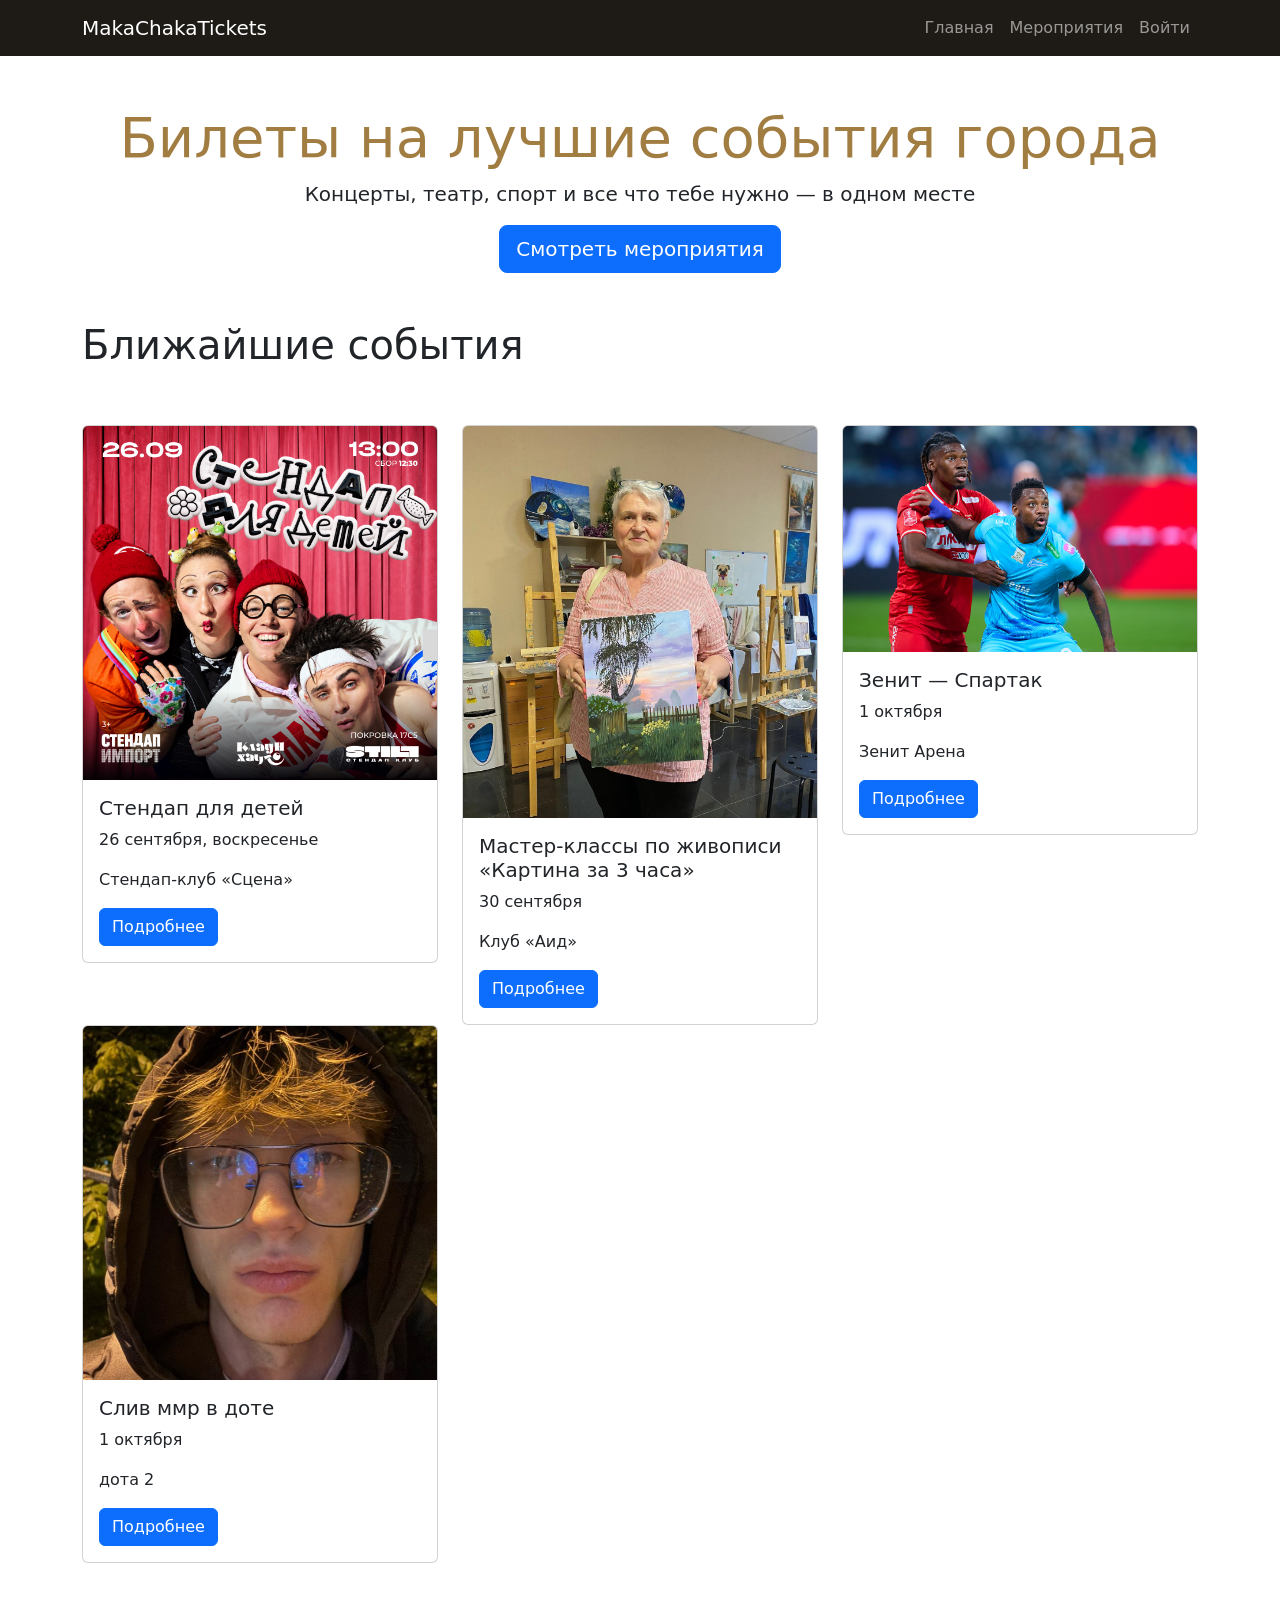
<file: J3214/Макар Чекалин/lab1/index.html>
<!DOCTYPE html>
<html lang="ru">
<head>
  <meta charset="UTF-8"> <!-- что бы русский нормально читался -->
  <meta name="viewport" content="width=device-width, initial-scale=1.0"> <!-- чтобы на телефонах сайт не был маленьким -->
  <title>MakaChakaTickets - лучшие билеты на мероприятия</title>

    <link href="https://cdn.jsdelivr.net/npm/bootstrap@5.3.3/dist/css/bootstrap.min.css" rel="stylesheet">
    <link href="css/style.css" rel="stylesheet"> <!-- подключаем наш css-->
</head>
<body>
<nav class="navbar navbar-expand-lg navbar-dark bg-dark"> <!-- поисковое меню(темное) -->
  <div class="container">
    <a class="navbar-brand" href="index.html">MakaChakaTickets</a>

    <button class="navbar-toggler" type="button" data-bs-toggle="collapse" data-bs-target="#navMenu">
      <span class="navbar-toggler-icon"></span>
    </button>

    <div class="collapse navbar-collapse" id="navMenu">
      <ul class="navbar-nav ms-auto">
        <li class="nav-item"><a class="nav-link" href="index.html">Главная</a></li>
        <li class="nav-item"><a class="nav-link" href="events.html">Мероприятия</a></li>
        <li class="nav-item"><a class="nav-link" href="login.html">Войти</a></li>
      </ul>
    </div>
  </div>
</nav>
<header class="text-center py-5">
  <div class="container">
    <h1 class="display-4 first_title">Билеты на лучшие события города</h1>
    <p class="lead">Концерты, театр, спорт и все что тебе нужно — в одном месте</p>
    <a href="events.html" class="btn btn-primary btn-lg">Смотреть мероприятия</a>
  </div>
</header>
  <div class="container">
    <h2 class="display-6">Ближайшие события</h2>
</div>

<div class="container py-5">
  <div class="row" id="events-grid"></div>
</div>

<script src="js/events-data.js"></script>
<script src="js/main.js"></script>
</body>
</html>
</file>
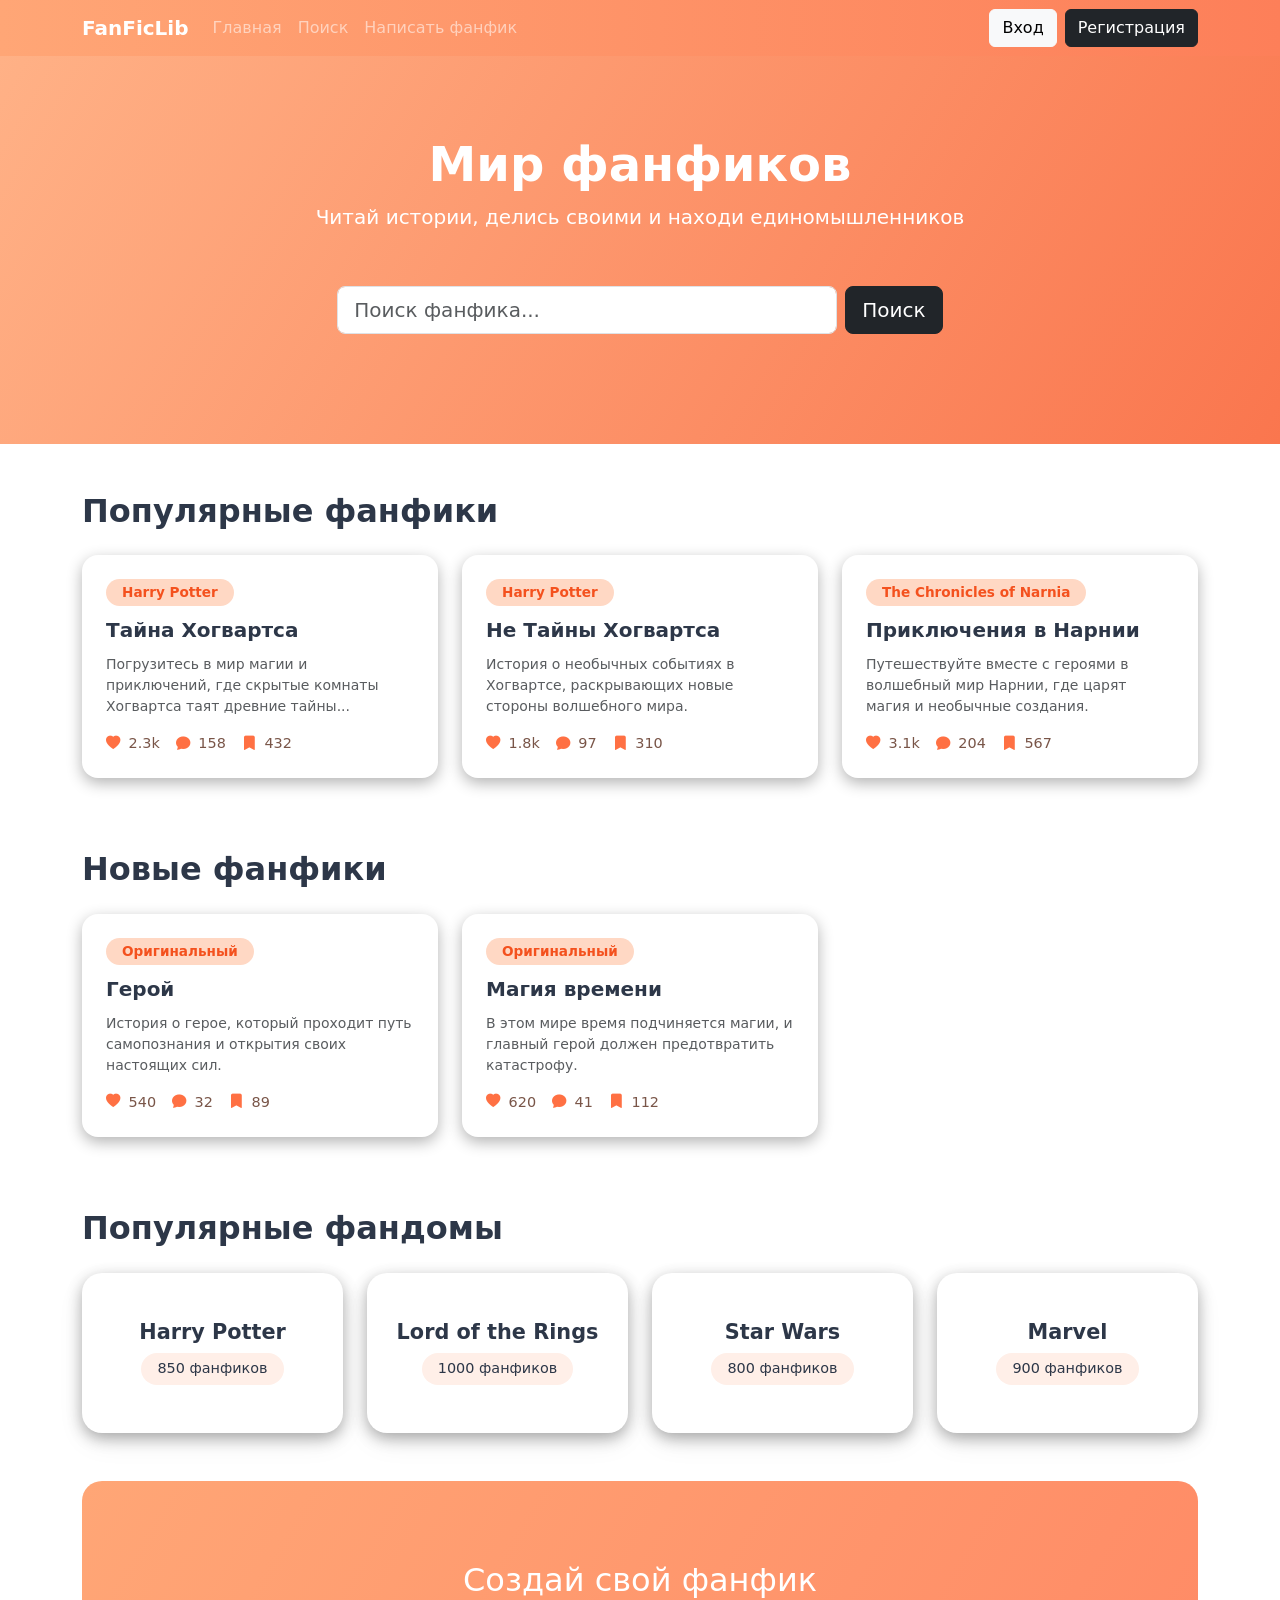
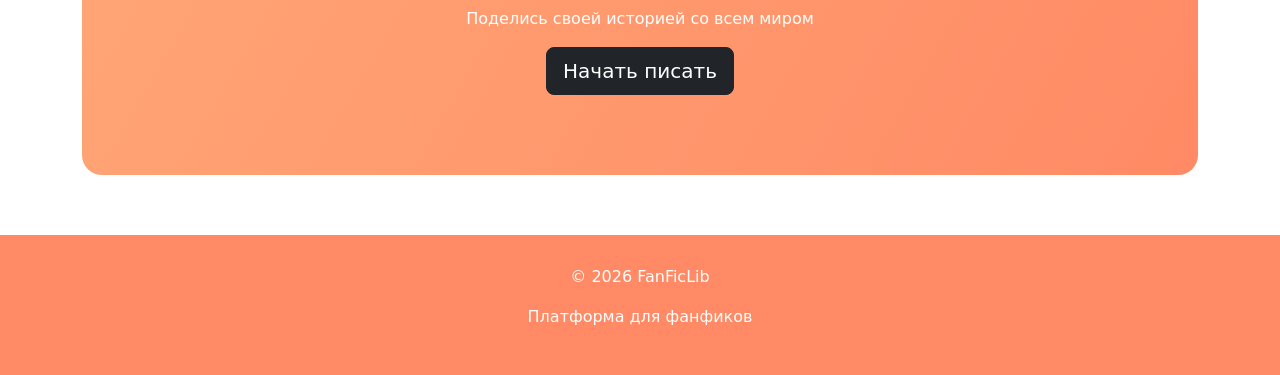
<file: J3210/Kapustina_Yuliya/labs/lab1/index.html>
<!DOCTYPE html>
<html lang="ru">

<head>
    <meta charset="UTF-8">
    <meta name="viewport" content="width=device-width, initial-scale=1">
    <title>FanFicLib</title>
    <link href="https://cdn.jsdelivr.net/npm/bootstrap@5.3.2/dist/css/bootstrap.min.css" rel="stylesheet">
    <link rel="stylesheet" href="https://cdn.jsdelivr.net/npm/bootstrap-icons@1.11.3/font/bootstrap-icons.min.css">
    <style>
        body {
            background: white;
        }

        .navbar {
            background: linear-gradient(90deg, #ffa676, #fd7f59);
        }

        .hero {
            background: linear-gradient(120deg, #ffb186, #fa764e);
            color: white;
            padding: 80px 0;
            text-align: center;
        }

        .hero-rounded {
            background: linear-gradient(120deg, #ffa676, #ff8a65);
            color: white;
            padding: 80px 0;
            text-align: center;
            border-radius: 20px;
            overflow: hidden;
        }

        .hero h1 {
            font-size: 48px;
            font-weight: 700;
        }

        .section-title {
            font-weight: 700;
            margin-bottom: 25px;
            color: #2d3748;
        }

        .card {
            border: none;
            box-shadow: 0 5px 15px rgba(0, 0, 0, 0.3);
            transition: 0.3s;
            border-radius: 16px;
            overflow: hidden;
        }

        .card:hover {
            transform: translateY(-5px);
            box-shadow: 0 12px 25px rgba(253, 121, 68, 0.25);
        }

        .card-body {
            padding: 1.5rem;
        }

        .card h5 {
            font-weight: 700;
            color: #2d3748;
            margin-bottom: 0.75rem;
        }
        
        .search {
            padding: 30px 30px;
        }

        .fandom-tag {
            display: inline-block;
            background: #ffd8c4;
            color: #f4511e;
            padding: 0.2rem 1rem;
            border-radius: 30px;
            font-size: 0.85rem;
            font-weight: 600;
            margin-bottom: 0.75rem;
        }

        .fic-meta {
            display: flex;
            gap: 1rem;
            margin-top: 1rem;
            color: #795548;
            font-size: 0.9rem;
        }

        .fic-meta i {
            color: #ff7043;
            margin-right: 0.25rem;
        }

        .category-box {
            background: white;
            padding: 25px 20px;
            border-radius: 20px;
            text-align: center;
            box-shadow: 0 10px 30px -5px rgba(0, 0, 0, 0.1), 0 5px 15px rgba(0, 0, 0, 0.3);
            display: flex;
            flex-direction: column;
            justify-content: center;
            height: 160px;
            transition: 0.3s;
            border: 1px solid transparent;
        }

        .category-box:hover {
            transform: translateY(-5px);
            border-color: #ff8a65;
            box-shadow: 0 12px 25px rgba(253, 121, 68, 0.25);
        }

        .category-box h5 {
            font-size: 1.3rem;
            font-weight: 700;
            color: #2d3748;
            margin-bottom: 0.5rem;
        }

        .category-box .count {
            background: #ffefe8;
            color: #2d3748;
            padding: 0.3rem 1rem;
            border-radius: 30px;
            display: inline-block;
            max-width: fit-content;
            margin: 0 auto; 
            justify-content: center;
            font-size: 0.9rem;
        }


        .btn-main {
            background: #ff7043;
            color: white;
        }

        .btn-main:hover {
            background: #f4511e;
        }

        .footer {
            background: #ff8a65;
            color: white;
            padding: 30px;
            margin-top: 60px;
        }
    </style>
</head>

<body>

    <nav class="navbar navbar-expand-lg navbar-dark">
        <div class="container">
            <a class="navbar-brand fw-bold" href="#">FanFicLib</a>
            <button class="navbar-toggler" data-bs-toggle="collapse" data-bs-target="#nav">
                <span class="navbar-toggler-icon"></span>
            </button>
            <div class="collapse navbar-collapse" id="nav">
                <ul class="navbar-nav me-auto">
                    <li class="nav-item"><a class="nav-link" href="#">Главная</a></li>
                    <li class="nav-item"><a class="nav-link" href="search.html">Поиск</a></li>
                    <li class="nav-item"><a class="nav-link" href="write.html">Написать фанфик</a></li>
                </ul>
                <a class="btn btn-light me-2" href="login.html">Вход</a>
                <a class="btn btn-dark" href="register.html">Регистрация</a>
            </div>
        </div>
    </nav>

    <section class="hero">
        <div class="container">
            <h1>Мир фанфиков</h1>
            <p class="lead">Читай истории, делись своими и находи единомышленников</p>
            <div class="d-flex justify-content-center mt-4 gap-2 search">
                <input id="search-input" class="form-control form-control-lg" style="max-width:500px;"
                    placeholder="Поиск фанфика...">
                <button id="search-btn" class="btn btn-dark btn-lg">Поиск</button>
            </div>
        </div>
    </section>

    <div class="container mt-5">

        <h2 class="section-title">Популярные фанфики</h2>
        <div id="popular-fics" class="row">
            <div class="col-md-4 mb-4">
                <a href="fic.html" class="text-decoration-none text-dark">
                    <div class="card h-100">
                        <div class="card-body">
                            <span class="fandom-tag"><i class="bi bi-wand"></i> Harry Potter</span>
                            <h5>Тайна Хогвартса</h5>
                            <p class="text-muted small">
                                Погрузитесь в мир магии и приключений, где скрытые комнаты Хогвартса таят древние
                                тайны...
                            </p>
                            <div class="fic-meta">
                                <span><i class="bi bi-heart-fill"></i> 2.3k</span>
                                <span><i class="bi bi-chat-fill"></i> 158</span>
                                <span><i class="bi bi-bookmark-fill"></i> 432</span>
                            </div>
                        </div>
                    </div>
                </a>
            </div>

            <div class="col-md-4 mb-4">
                <a href="#" class="text-decoration-none text-dark">
                    <div class="card h-100">
                        <div class="card-body">
                            <span class="fandom-tag"><i class="bi bi-wand"></i> Harry Potter</span>
                            <h5>Не Тайны Хогвартса</h5>
                            <p class="text-muted small">
                                История о необычных событиях в Хогвартсе, раскрывающих новые стороны волшебного мира.
                            </p>
                            <div class="fic-meta">
                                <span><i class="bi bi-heart-fill"></i> 1.8k</span>
                                <span><i class="bi bi-chat-fill"></i> 97</span>
                                <span><i class="bi bi-bookmark-fill"></i> 310</span>
                            </div>
                        </div>
                    </div>
                </a>
            </div>

            <div class="col-md-4 mb-4">
                <a href="#" class="text-decoration-none text-dark">
                    <div class="card h-100">
                        <div class="card-body">
                            <span class="fandom-tag"> The Chronicles of Narnia</span>
                            <h5>Приключения в Нарнии</h5>
                            <p class="text-muted small">
                                Путешествуйте вместе с героями в волшебный мир Нарнии, где царят магия и необычные
                                создания.
                            </p>
                            <div class="fic-meta">
                                <span><i class="bi bi-heart-fill"></i> 3.1k</span>
                                <span><i class="bi bi-chat-fill"></i> 204</span>
                                <span><i class="bi bi-bookmark-fill"></i> 567</span>
                            </div>
                        </div>
                    </div>
                </a>
            </div>
        </div>

        <h2 class="section-title mt-5">Новые фанфики</h2>
        <div id="new-fics" class="row">
            <div class="col-md-4 mb-4">
                <a href="#" class="text-decoration-none text-dark">
                    <div class="card h-100">
                        <div class="card-body">
                            <span class="fandom-tag">Оригинальный</span>
                            <h5>Герой</h5>
                            <p class="text-muted small">
                                История о герое, который проходит путь самопознания и открытия своих настоящих сил.
                            </p>
                            <div class="fic-meta">
                                <span><i class="bi bi-heart-fill"></i> 540</span>
                                <span><i class="bi bi-chat-fill"></i> 32</span>
                                <span><i class="bi bi-bookmark-fill"></i> 89</span>
                            </div>
                        </div>
                    </div>
                </a>
            </div>

            <div class="col-md-4 mb-4">
                <a href="#" class="text-decoration-none text-dark">
                    <div class="card h-100">
                        <div class="card-body">
                            <span class="fandom-tag"> Оригинальный</span>
                            <h5>Магия времени</h5>
                            <p class="text-muted small">
                                В этом мире время подчиняется магии, и главный герой должен предотвратить катастрофу.
                            </p>
                            <div class="fic-meta">
                                <span><i class="bi bi-heart-fill"></i> 620</span>
                                <span><i class="bi bi-chat-fill"></i> 41</span>
                                <span><i class="bi bi-bookmark-fill"></i> 112</span>
                            </div>
                        </div>
                    </div>
                </a>
            </div>
        </div>

        <h2 class="section-title mt-5">Популярные фандомы</h2>
        <div id="fandoms" class="row g-4">
            <div class="col-md-3 col-sm-6">
                <div class="category-box">
                    <h5>Harry Potter</h5>
                    <span class="count">850 фанфиков</span>
                </div>
            </div>

            <div class="col-md-3 col-sm-6">
                <div class="category-box">
                    <h5>Lord of the Rings</h5>
                    <span class="count">1000 фанфиков</span>
                </div>
            </div>

            <div class="col-md-3 col-sm-6">
                <div class="category-box">
                    <h5>Star Wars</h5>
                    <span class="count">800 фанфиков</span>
                </div>
            </div>

            <div class="col-md-3 col-sm-6">
                <div class="category-box">
                    <h5>Marvel</h5>
                    <span class="count">900 фанфиков</span>
                </div>
            </div>
        </div>

        <section class="hero-rounded mt-5">
            <div class="container text-center">
                <h2>Создай свой фанфик</h2>
                <p>Поделись своей историей со всем миром</p>
                <button type="button" class="btn btn-dark btn-lg" data-bs-toggle="modal" data-bs-target="#loginModal">
                    Начать писать
                </button>
            </div>
        </section>
    </div>

    <div class="modal fade" id="loginModal" tabindex="-1" aria-labelledby="loginModalLabel" aria-hidden="true">
        <div class="modal-dialog modal-dialog-centered">
            <div class="modal-content">
                <div class="modal-header">
                    <h5 class="modal-title" id="loginModalLabel">Войти или зарегистрироваться</h5>
                    <button type="button" class="btn-close" data-bs-dismiss="modal" aria-label="Закрыть"></button>
                </div>
                <div class="modal-body text-center">
                    <p>Чтобы создавать фанфики, нужно войти в аккаунт или зарегистрироваться.</p>
                    <a href="login.html" class="btn btn-secondary">Войти</a>
                    <a href="register.html" class="btn btn-main">Регистрация</a>
                </div>
            </div>
        </div>
    </div>

    <footer class="footer text-center">
        <p>© 2026 FanFicLib</p>
        <p>Платформа для фанфиков</p>
    </footer>

    <script src="https://cdn.jsdelivr.net/npm/bootstrap@5.3.2/dist/js/bootstrap.bundle.min.js"></script>
</body>

</html>
</file>
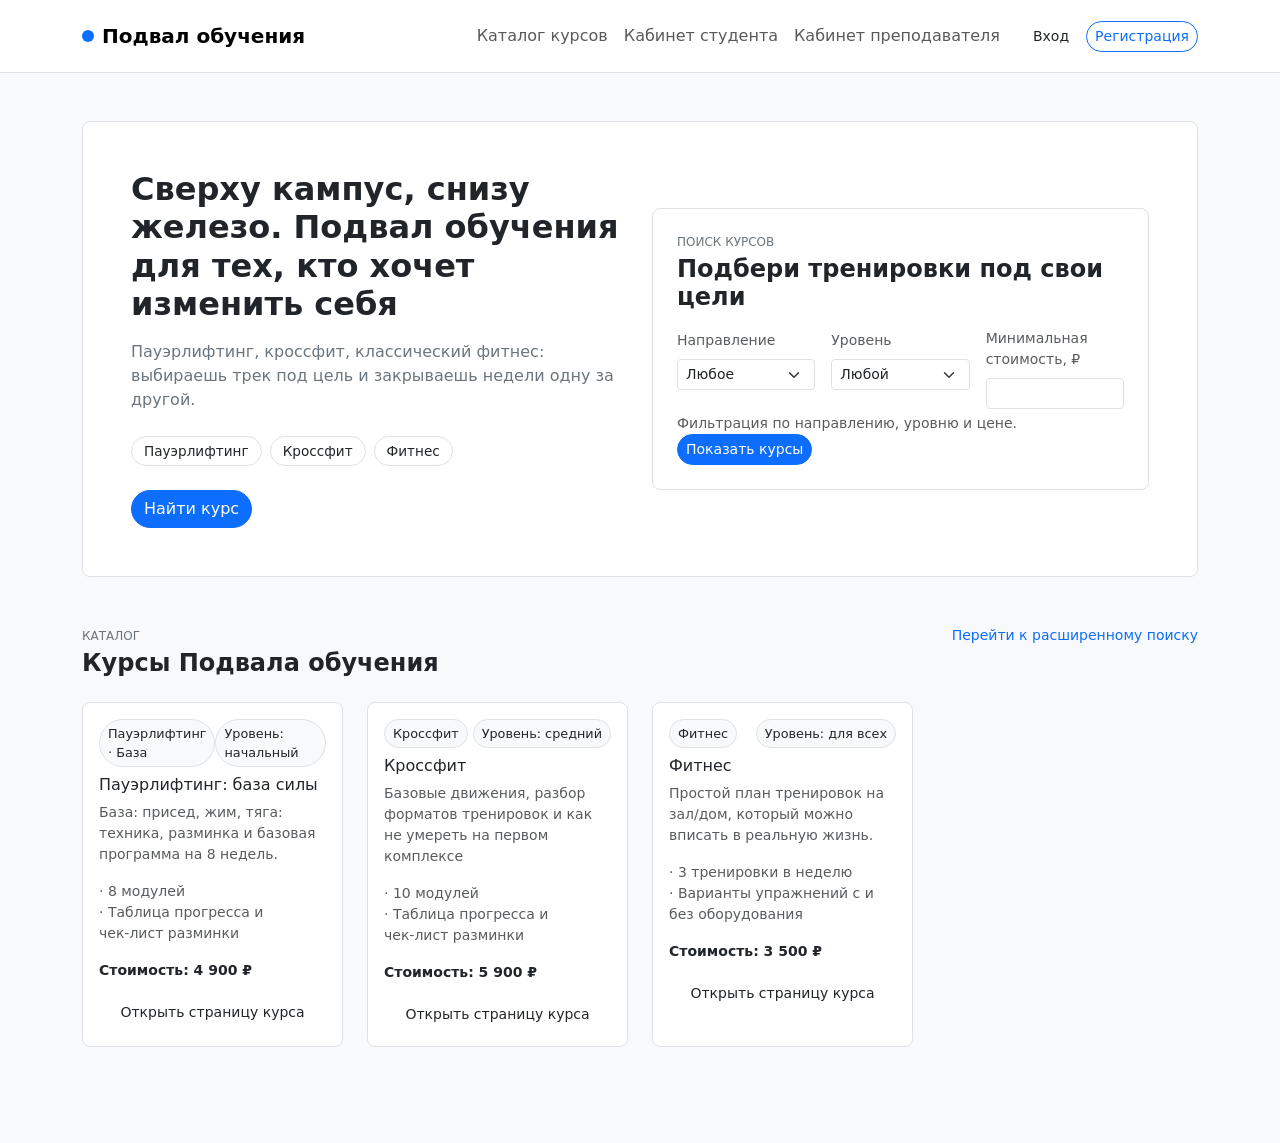
<file: J3210/Tischenko_Pavel/Labs/lab1/index.html>
<!doctype html>
<html lang="ru">
<head>
  <meta charset="utf-8">
  <title>Подвал обучения - курсы</title>
  <meta name="viewport" content="width=device-width, initial-scale=1">
  <link
    href="https://cdn.jsdelivr.net/npm/bootstrap@5.3.3/dist/css/bootstrap.min.css"
    rel="stylesheet"
  >
  <link rel="stylesheet" href="styles.css">
</head>
<body>
<nav class="navbar navbar-expand-lg navbar-main sticky-top">
  <div class="container py-2">
    <a class="navbar-brand d-flex align-items-center gap-2 fw-semibold" href="index.html">
      <span class="navbar-brand-mark"></span>
      <span>Подвал обучения</span>
    </a>
    <button class="navbar-toggler border-0 shadow-none" type="button"
            data-bs-toggle="collapse" data-bs-target="#mainNav"
            aria-controls="mainNav" aria-expanded="false" aria-label="Переключить навигацию">
      <span class="navbar-toggler-icon"></span>
    </button>
    <div class="collapse navbar-collapse justify-content-end" id="mainNav">
      <ul class="navbar-nav me-3">
        <li class="nav-item">
          <a class="nav-link" href="index.html#search">Каталог курсов</a>
        </li>
        <li class="nav-item">
          <a class="nav-link" href="student.html">Кабинет студента</a>
        </li>
        <li class="nav-item">
          <a class="nav-link" href="teacher.html">Кабинет преподавателя</a>
        </li>
      </ul>
      <div class="d-flex gap-2">
        <a href="auth.html#login" class="btn btn-sm btn-outline-soft">Вход</a>
        <a href="auth.html#register" class="btn btn-sm btn-outline-primary pill">Регистрация</a>
      </div>
    </div>
  </div>
</nav>
<main class="container py-4 py-md-5">
  <section class="glass-card p-3 p-md-4 p-lg-5 mb-4 mb-md-5">
    <div class="row g-4 align-items-center">
      <div class="col-lg-6">
        <h1 class="hero-title mb-3">
          Сверху кампус, снизу железо. <span>Подвал обучения для тех, кто хочет изменить себя</span>
        </h1>
        <p class="hero-subtitle mb-4">
          Пауэрлифтинг, кроссфит, классический фитнес: выбираешь трек под цель и закрываешь недели одну за другой.
        </p>
        <div class="d-flex flex-wrap gap-2 mb-4">
          <span class="filter-chip active">Пауэрлифтинг</span>
          <span class="filter-chip">Кроссфит</span>
          <span class="filter-chip">Фитнес</span>
        </div>
        <div class="d-flex flex-wrap gap-2">
          <a href="#search" class="btn btn-gradient pill">
            Найти курс
          </a>
        </div>
      </div>
      <div class="col-lg-6">
        <div id="search" class="tab-card p-3 p-md-4">
          <p class="section-label mb-1">Поиск курсов</p>
          <h2 class="section-title mb-3">Подбери тренировки под свои цели</h2>
          <form class="row g-3">
            <div class="col-md-4">
              <label class="form-label small text-muted">Направление</label>
              <select id="filterDirection" class="form-select form-select-sm">
                <option value="">Любое</option>
                <option value="powerlifting">Пауэрлифтинг</option>
                <option value="crossfit">Кроссфит</option>
                <option value="fitness">Фитнес</option>
              </select>
            </div>
            <div class="col-md-4">
              <label class="form-label small text-muted">Уровень</label>
              <select id="filterLevel" class="form-select form-select-sm">
                <option value="">Любой</option>
                <option value="beginner">Начальный</option>
                <option value="intermediate">Средний</option>
                <option value="any">Любой уровень</option>
              </select>
            </div>
            <div class="col-md-4">
              <label class="form-label small text-muted">Минимальная стоимость, ₽</label>
              <input id="filterMinPrice" type="number" class="form-control form-control-sm">
            </div>
            <div class="col-12 d-flex flex-wrap justify-content-between align-items-center mt-1">
              <span class="small text-muted mb-2 mb-md-0">
                Фильтрация по направлению, уровню и цене.
              </span>
              <button id="filterButton" type="button" class="btn btn-sm btn-gradient pill">
                Показать курсы
              </button>
            </div>
          </form>
        </div>
      </div>
    </div>
  </section>
  <section class="mb-4 mb-md-5">
    <div class="d-flex justify-content-between align-items-baseline mb-3">
      <div>
        <p class="section-label mb-1">Каталог</p>
        <h2 class="section-title">Курсы Подвала обучения</h2>
      </div>
      <a href="#search" class="small text-primary text-decoration-none">
        Перейти к расширенному поиску
      </a>
    </div>
    <div class="row g-3 g-md-4">
      <div class="col-md-3">
        <article class="course-card h-100 p-3"
                 data-direction="powerlifting"
                 data-level="beginner"
                 data-price="4900">
          <div class="d-flex justify-content-between align-items-start mb-2">
            <span class="badge-soft px-2 py-1">Пауэрлифтинг · База</span>
            <span class="badge-soft px-2 py-1">Уровень: начальный</span>
          </div>
          <h3 class="h6 mb-2">Пауэрлифтинг: база силы</h3>
          <p class="card-text small text-muted mb-3">
            База: присед, жим, тяга: техника, разминка и базовая программа на 8 недель.
          </p>
          <ul class="list-unstyled small text-muted mb-3">
            <li>· 8 модулей</li>
            <li>· Таблица прогресса и чек‑лист разминки</li>
          </ul>
          <p class="price-tag small mb-3">Стоимость: 4 900 ₽</p>
          <a href="course.html" class="btn btn-sm btn-outline-soft w-100 pill">
            Открыть страницу курса
          </a>
        </article>
      </div>
      <div class="col-md-3">
        <article class="course-card h-100 p-3"
                 data-direction="crossfit"
                 data-level="intermediate"
                 data-price="5900">
          <div class="d-flex justify-content-between align-items-start mb-2">
            <span class="badge-soft px-2 py-1">Кроссфит</span>
            <span class="badge-soft px-2 py-1">Уровень: средний</span>
          </div>
          <h3 class="h6 mb-2">Кроссфит</h3>
          <p class="card-text small text-muted mb-3">
            Базовые движения, разбор форматов тренировок и как не умереть на первом комплексе
          </p>
          <ul class="list-unstyled small text-muted mb-3">
            <li>· 10 модулей</li>
            <li>· Таблица прогресса и чек‑лист разминки</li>
          </ul>
          <p class="price-tag small mb-3">Стоимость: 5 900 ₽</p>
          <a href="course.html" class="btn btn-sm btn-outline-soft w-100 pill">
            Открыть страницу курса
          </a>
        </article>
      </div>
      <div class="col-md-3">
        <article class="course-card h-100 p-3"
                 data-direction="fitness"
                 data-level="any"
                 data-price="3500">
          <div class="d-flex justify-content-between align-items-start mb-2">
            <span class="badge-soft px-2 py-1">Фитнес</span>
            <span class="badge-soft px-2 py-1">Уровень: для всех</span>
          </div>
          <h3 class="h6 mb-2">Фитнес</h3>
          <p class="card-text small text-muted mb-3">
            Простой план тренировок на зал/дом, который можно вписать в реальную жизнь.
          </p>
          <ul class="list-unstyled small text-muted mb-3">
            <li>· 3 тренировки в неделю</li>
            <li>· Варианты упражнений с и без оборудования</li>
          </ul>
          <p class="price-tag small mb-3">Стоимость: 3 500 ₽</p>
          <a href="course.html" class="btn btn-sm btn-outline-soft w-100 pill">
            Открыть страницу курса
          </a>
        </article>
      </div>
    </div>
  </section>
</main>
<script src="https://cdn.jsdelivr.net/npm/bootstrap@5.3.3/dist/js/bootstrap.bundle.min.js"></script>
<script src="filter.js"></script>
</body>
</html>
</file>
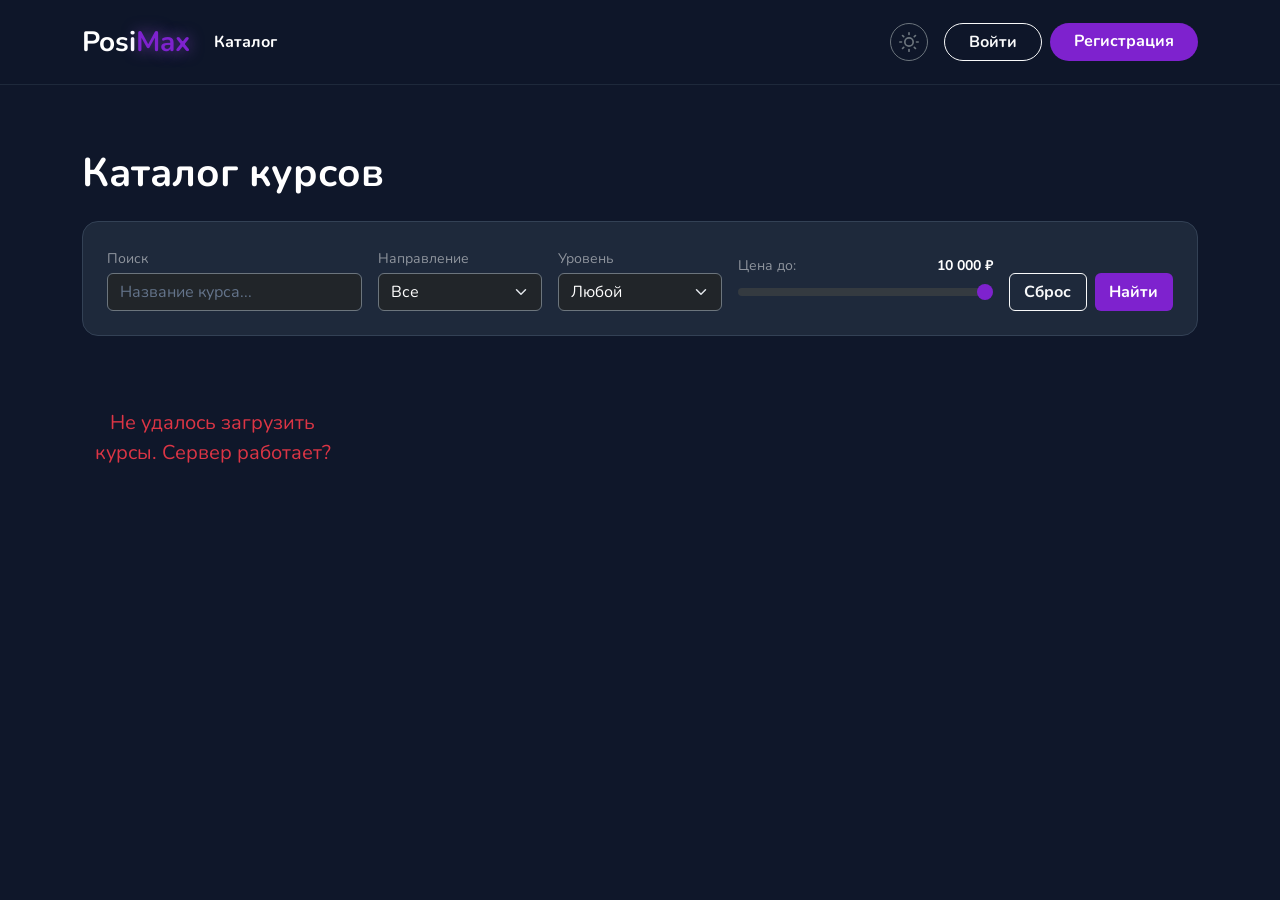
<file: J3210/Васькин Виктор/labs/lab2/index.html>
<!DOCTYPE html>
<html lang="ru">
<head>
    <meta charset="UTF-8">
    <meta name="viewport" content="width=device-width, initial-scale=1.0">
    <title>PosiMax | Каталог курсов</title>
    
    <link href="https://fonts.googleapis.com/css2?family=Nunito:wght@400;700;900&display=swap" rel="stylesheet">
    <link href="https://cdn.jsdelivr.net/npm/bootstrap@5.3.3/dist/css/bootstrap.min.css" rel="stylesheet">
    <link rel="stylesheet" href="css/style.css">
</head>
<body>

    <nav class="navbar navbar-expand-lg custom-navbar py-3" aria-label="Главная навигация">
        <div class="container">
            <a class="navbar-brand fw-bold fs-3 text-white" href="index.html" aria-label="На главную PosiMax">
                Posi<span class="neon-text">Max</span>
            </a>
            
            <button class="navbar-toggler custom-toggler" type="button" data-bs-toggle="collapse" data-bs-target="#navbarNav" aria-controls="navbarNav" aria-expanded="false" aria-label="Открыть меню навигации">
                <span class="navbar-toggler-icon"></span>
            </button>
            
            <div class="collapse navbar-collapse" id="navbarNav">
                <ul class="navbar-nav me-auto mb-2 mb-lg-0">
                    <li class="nav-item">
                        <a class="nav-link text-white fw-bold" href="index.html" aria-current="page">Каталог</a>
                    </li>
                </ul>
                
                <div class="d-flex align-items-center gap-3 mt-3 mt-lg-0">
                    <button id="themeToggleBtn" class="btn btn-outline-secondary rounded-circle p-1 d-flex align-items-center justify-content-center" style="width: 38px; height: 38px;" aria-label="Сменить тему">
                        <svg width="20" height="20">
                            <use id="themeIconUse" href="img/sprite.svg#sun"></use>
                        </svg>
                    </button>
                    <div id="authBlock" class="d-flex flex-column flex-lg-row gap-2">
                        <a href="login.html" class="btn btn-outline-light rounded-pill px-4 fw-bold">Войти</a>
                        <a href="register.html" class="btn btn-neon rounded-pill px-4 fw-bold">Регистрация</a>
                    </div>
                </div>
            </div>
        </div>
    </nav>

    <main class="container mt-5 pt-3 mb-5">
        <h1 class="text-white fw-bold mb-4">Каталог курсов</h1>

        <div class="filter-top-bar p-3 p-md-4 rounded-4 mb-4">
            <form class="row g-3 align-items-end" aria-label="Фильтрация курсов">
                <div class="col-12 col-lg-3">
                    <label for="searchInput" class="form-label text-white-50 small mb-1">Поиск</label>
                    <input type="text" id="searchInput" class="form-control bg-dark text-white border-secondary" placeholder="Название курса...">
                </div>

                <div class="col-12 col-md-4 col-lg-2">
                    <label for="categorySelect" class="form-label text-white-50 small mb-1">Направление</label>
                    <select id="categorySelect" class="form-select bg-dark text-white border-secondary">
                        <option value="all">Все</option>
                        <option value="lang">Языки</option>
                        <option value="data">Данные/ML</option>
                        <option value="math">Математика</option>
                    </select>
                </div>

                <div class="col-12 col-md-4 col-lg-2">
                    <label for="levelSelect" class="form-label text-white-50 small mb-1">Уровень</label>
                    <select id="levelSelect" class="form-select bg-dark text-white border-secondary">
                        <option value="all">Любой</option>
                        <option value="beginner">Новичок</option>
                        <option value="pro">Pro</option>
                    </select>
                </div>

                <div class="col-12 col-md-4 col-lg-3">
                    <label for="priceRange" class="form-label text-white-50 small mb-1 d-flex justify-content-between">
                        <span>Цена до:</span>
                        <span class="text-white fw-bold" id="priceLabel" aria-live="polite">10 000 ₽</span>
                    </label>
                    <input type="range" id="priceRange" class="form-range custom-range" min="0" max="10000" step="500" value="10000">
                </div>

                <div class="col-12 col-lg-2 d-flex gap-2">
                    <button type="button" id="resetFiltersBtn" class="btn btn-outline-light w-50 fw-bold" aria-label="Сбросить фильтры">Сброс</button>
                    <button type="button" id="applyFiltersBtn" class="btn btn-neon w-50 fw-bold" aria-label="Применить фильтры">Найти</button>
                </div>
            </form>
        </div>

        <div class="row row-cols-1 row-cols-md-2 row-cols-xl-4 g-4" id="coursesGrid">


        </div>
    </main>


    <script src="https://cdn.jsdelivr.net/npm/bootstrap@5.3.3/dist/js/bootstrap.bundle.min.js"></script>
    <script src="js/script.js"></script>
</body>
</html>
</file>
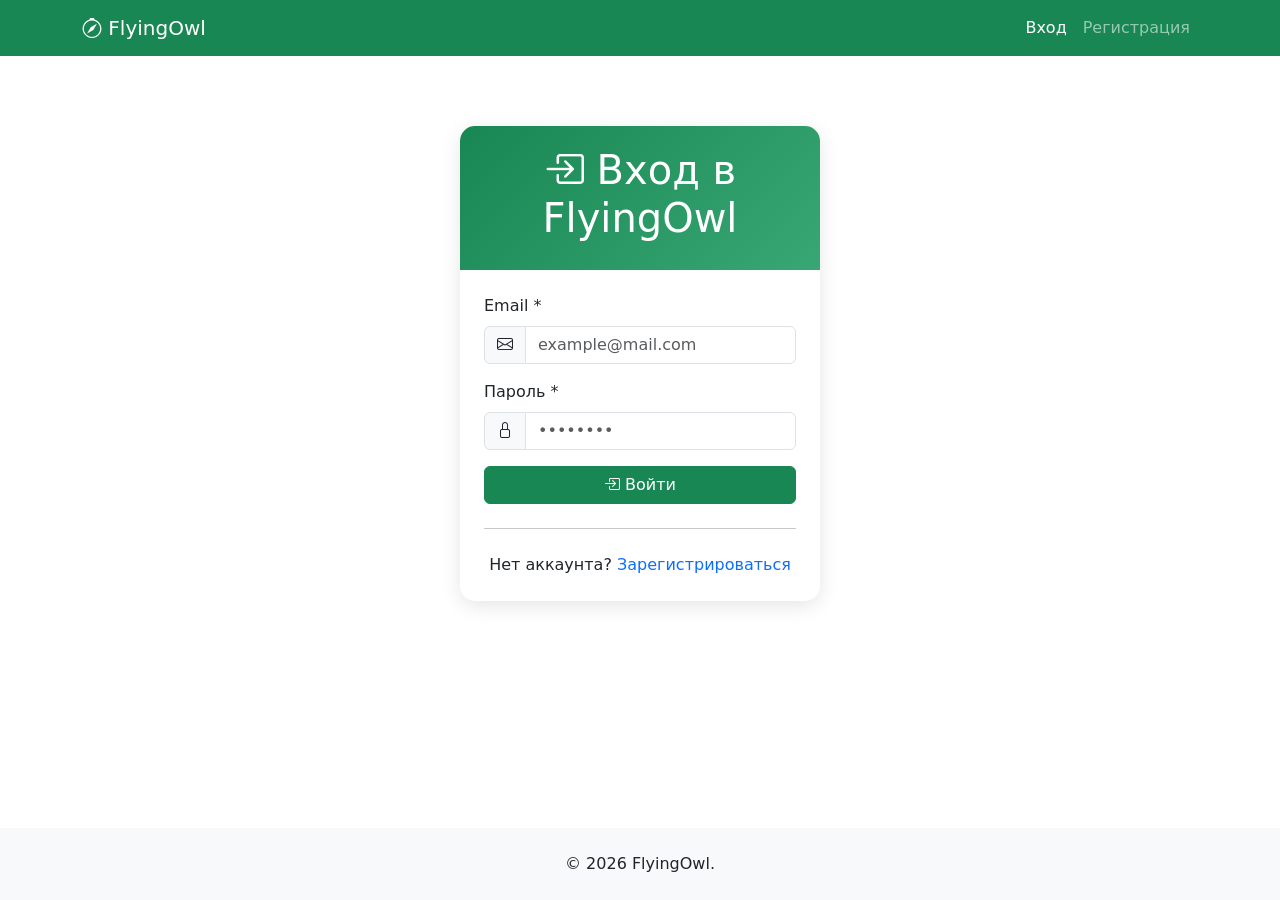
<file: J3210/Коханенко Вадим/labs/lab1/index.html>
<!DOCTYPE html>
<html lang="ru">
<head>
    <meta charset="UTF-8">
    <meta name="viewport" content="width=device-width, initial-scale=1.0">
    <title>FlyingOwl - Вход</title>
    
    <link href="https://cdn.jsdelivr.net/npm/bootstrap@5.3.2/dist/css/bootstrap.min.css" rel="stylesheet">
    <link rel="stylesheet" href="https://cdn.jsdelivr.net/npm/bootstrap-icons@1.11.3/font/bootstrap-icons.min.css">
    <link rel="stylesheet" href="css/style.css">
</head>
<body>
    <!-- Навигация -->
    <nav class="navbar navbar-expand-lg navbar-dark bg-success" aria-label="Главная навигация">
        <div class="container">
            <span class="navbar-brand" aria-label="FlyingOwl">
                <i class="bi bi-compass" aria-hidden="true"></i> FlyingOwl
            </span>
            <button class="navbar-toggler" type="button" data-bs-toggle="collapse" data-bs-target="#navbarNav" 
                    aria-expanded="false" aria-controls="navbarNav" aria-label="Открыть меню">
                <span class="navbar-toggler-icon" aria-hidden="true"></span>
            </button>
            <div class="collapse navbar-collapse" id="navbarNav">
                <ul class="navbar-nav ms-auto" role="list">
                    <li class="nav-item" role="listitem">
                        <a class="nav-link active" href="index.html" aria-current="page">Вход</a>
                    </li>
                    <li class="nav-item" role="listitem">
                        <a class="nav-link" href="register.html">Регистрация</a>
                    </li>
                </ul>
            </div>
        </div>
    </nav>

    <main>
        <!-- Окно входа -->
        <div class="auth-wrapper">
            <div class="card auth-card">
                <div class="card-header text-center">
                    <h1><i class="bi bi-box-arrow-in-right" aria-hidden="true"></i> Вход в FlyingOwl</h1>
                </div>
                <div class="card-body p-4">
                    <form id="loginForm">
                        <div class="mb-3">
                            <label for="email" class="form-label">Email <span aria-hidden="true">*</span></label>
                            <div class="input-group">
                                <span class="input-group-text" aria-hidden="true"><i class="bi bi-envelope"></i></span>
                                <input type="email" class="form-control" id="email" 
                                       aria-required="true" placeholder="example@mail.com" required>
                            </div>
                        </div>

                        <div class="mb-3">
                            <label for="password" class="form-label">Пароль <span aria-hidden="true">*</span></label>
                            <div class="input-group">
                                <span class="input-group-text" aria-hidden="true"><i class="bi bi-lock"></i></span>
                                <input type="password" class="form-control" id="password" 
                                       aria-required="true" placeholder="••••••••" required>
                            </div>
                        </div>

                        <div class="d-grid gap-2">
                            <button type="submit" class="btn btn-success">
                                <i class="bi bi-box-arrow-in-right" aria-hidden="true"></i> Войти
                            </button>
                        </div>
                    </form>
                    
                    <hr class="my-4">
                    <div class="text-center">
                        <p class="mb-0">Нет аккаунта? <a href="register.html" class="text-decoration-none">Зарегистрироваться</a></p>
                    </div>
                </div>
            </div>
        </div>
    </main>

    <footer class="bg-light py-4 mt-5">
        <div class="container text-center">
            <p class="mb-0">&copy; 2026 FlyingOwl.</p>
        </div>
    </footer>

    <script src="https://cdn.jsdelivr.net/npm/bootstrap@5.3.2/dist/js/bootstrap.bundle.min.js"></script>
    <script src="js/main.js"></script>
    <script src="js/api.js"></script>
    <script src="js/auth.js"></script>
</body>
</html>
</file>
<file: J3214/Макар Чекалин/lab1/css/style.css>
body {
  background-color: #ffffff;
}

.navbar {
  background-color: #1e1b16 !important;
}

.first_title {
  color: #a17d42;
}
</file>
<file: J3210/Tischenko_Pavel/Labs/lab1/styles.css>
body {
  min-height: 100vh;
  background-color: #f8f9fa;
  color: #212529;
}

.navbar-main {
  background-color: #fff;
  border-bottom: 1px solid #dee2e6;
}

.navbar-brand-mark {
  width: 12px;
  height: 12px;
  border-radius: 50%;
  background-color: #0d6efd;
  display: inline-block;
}

.glass-card,
.tab-card,
.course-card {
  background-color: #fff;
  border: 1px solid #dee2e6;
  border-radius: 0.5rem;
}

.section-label {
  text-transform: uppercase;
  font-size: 0.75rem;
  color: #6c757d;
}

.section-title {
  font-size: 1.5rem;
  font-weight: 600;
}

.hero-title {
  font-size: 2rem;
  font-weight: 600;
}

.hero-subtitle {
  color: #6c757d;
}

.pill {
  border-radius: 50rem;
}

.btn-outline-soft {
  border-radius: 50rem;
}

.btn-gradient {
  background-color: #0d6efd;
  border-color: #0d6efd;
  color: #fff;
}

.btn-gradient:hover {
  background-color: #0b5ed7;
  border-color: #0b5ed7;
  color: #fff;
}

.filter-chip {
  display: inline-block;
  padding: 0.25rem 0.75rem;
  border-radius: 50rem;
  border: 1px solid #dee2e6;
  font-size: 0.85rem;
  background-color: #fff;
}

.filter-chip.active {
  background-color: #fff;
  color: #212529;
  border-color: #dee2e6;
}

.badge-soft {
  border-radius: 50rem;
  border: 1px solid #dee2e6;
  padding: 0.15rem 0.6rem;
  font-size: 0.8rem;
  background-color: #f8f9fa;
}

.price-tag {
  font-weight: 600;
}

.dashboard-chip {
  border: 1px solid #dee2e6;
  border-radius: 0.5rem;
  padding: 0.5rem 0.75rem;
  background-color: #fff;
}

.fake-video {
  aspect-ratio: 16/9;
  border: 1px solid #dee2e6;
  border-radius: 0.5rem;
  background-color: #e9ecef;
  display: flex;
  align-items: center;
  justify-content: center;
  font-size: 0.9rem;
  color: #6c757d;
  text-align: center;
  padding: 0.75rem;
}

.course-card .card-text {
  min-height: 3.5rem;
}

input[type=number] {
  -moz-appearance: textfield;
  -webkit-appearance: none;
  appearance: textfield;
}

input[type=number]::-webkit-inner-spin-button,
input[type=number]::-webkit-outer-spin-button {
  -webkit-appearance: none;
  appearance: none;
  margin: 0;
}
</file>
<file: J3210/Васькин Виктор/labs/lab2/css/style.css>
:root {
    --bg-main: #0f172a;
    --text-main: #f8fafc;
    --text-muted: #94a3b8;
    --nav-bg: rgba(15, 23, 42, 0.85);
    --nav-border: #1e293b;
    --neon-primary: #7e22ce;
    --neon-hover: #6b21a8;
    --neon-shadow: rgba(168, 85, 247, 0.6);
    --input-placeholder: #64748b;
    --input-focus-bg: #1e293b;
    --border-color: #334155;
    --card-bg: #1e293b;
    --card-hover-shadow: rgba(0, 0, 0, 0.4);
    --tab-color: #94a3b8;
    --tab-active-border: #334155;
}[data-theme="light"] {
    --bg-main: #f8fafc;
    --text-main: #0f172a;
    --text-muted: #475569;
    --nav-bg: rgba(255, 255, 255, 0.9);
    --nav-border: #e2e8f0;
    --neon-primary: #9333ea;
    --neon-hover: #7e22ce;
    --neon-shadow: rgba(147, 51, 234, 0.3);
    --input-placeholder: #94a3b8;
    --input-focus-bg: #ffffff;
    --border-color: #cbd5e1;
    --card-bg: #ffffff;
    --card-hover-shadow: rgba(0, 0, 0, 0.1);
    --tab-color: #64748b;
    --tab-active-border: #cbd5e1;
}

body {
    font-family: 'Nunito', sans-serif;
    background-color: var(--bg-main); 
    color: var(--text-main);
    transition: background-color 0.3s ease, color 0.3s ease;
}

[data-theme="light"] .card.bg-dark,
[data-theme="light"] .auth-card,
[data-theme="light"] .filter-top-bar,
[data-theme="light"] .form-control.bg-dark,[data-theme="light"] .form-select.bg-dark,
[data-theme="light"] .modal-content.bg-dark { 
    background-color: var(--card-bg) !important; 
}[data-theme="light"] .text-white { color: var(--text-main) !important; }[data-theme="light"] .text-white-50 { color: var(--text-muted) !important; }[data-theme="light"] .border-secondary { border-color: var(--border-color) !important; }
[data-theme="light"] .btn-outline-light { border-color: var(--border-color); color: var(--text-main); }
[data-theme="light"] .btn-outline-light:hover { background-color: #e2e8f0; color: var(--text-main); }
[data-theme="light"] .dropdown-menu-dark { background-color: var(--card-bg); border-color: var(--border-color); }
[data-theme="light"] .dropdown-menu-dark .dropdown-item { color: var(--text-main); }
[data-theme="light"] .dropdown-menu-dark .dropdown-item:hover { background-color: #f1f5f9; color: var(--text-main); }
[data-theme="light"] .navbar-toggler-icon { filter: invert(1); }

[data-theme="light"] .table-dark {
    --bs-table-bg: var(--card-bg);
    --bs-table-color: var(--text-main);
    --bs-table-border-color: var(--border-color);
    --bs-table-hover-bg: rgba(147, 51, 234, 0.05);
    --bs-table-hover-color: var(--text-main);
}
[data-theme="light"] .ratio > img.bg-dark { background-color: var(--card-bg) !important; }
[data-theme="light"] .ratio > div.bg-dark.bg-opacity-50 { background-color: rgba(0, 0, 0, 0.4) !important; }

.custom-navbar {
    background-color: var(--nav-bg); 
    backdrop-filter: blur(12px); 
    border-bottom: 1px solid var(--nav-border);
    position: sticky;
    top: 0;
    z-index: 1000;
    transition: background-color 0.3s ease, border-color 0.3s ease;
}

.neon-text {
    color: var(--neon-primary);
    text-shadow: 0 0 15px var(--neon-shadow);
}

.btn-neon {
    background-color: var(--neon-primary); 
    color: white;
    border: none;
    transition: all 0.3s ease;
}

.btn-neon:hover {
    background-color: var(--neon-hover);
    color: white;
    box-shadow: 0 0 20px var(--neon-shadow); 
    transform: translateY(-2px); 
}

.form-control::placeholder { color: var(--input-placeholder); }
.form-control:focus {
    background-color: var(--input-focus-bg);
    color: var(--text-main);
    border-color: var(--neon-primary);
    box-shadow: 0 0 0 0.25rem rgba(168, 85, 247, 0.25);
}

.custom-toggler {
    background-color: var(--card-bg);
    border: 1px solid var(--border-color);
}

.auth-card {
    background-color: var(--card-bg);
    border: 1px solid var(--border-color);
    border-radius: 1.5rem;
    box-shadow: 0 10px 30px var(--card-hover-shadow);
    transition: background-color 0.3s ease, border-color 0.3s ease;
}

.text-neon { color: var(--neon-primary); text-decoration: none; transition: color 0.3s ease; }
.text-neon:hover { color: var(--neon-hover); text-decoration: underline; }

.filter-top-bar {
    background-color: var(--card-bg);
    border: 1px solid var(--border-color);
    transition: background-color 0.3s ease, border-color 0.3s ease;
}

.course-card {
    transition: transform 0.3s ease, box-shadow 0.3s ease, border-color 0.3s ease;
    border: 1px solid var(--border-color) !important;
    background-color: var(--card-bg) !important;
}
.course-card:hover {
    transform: translateY(-8px);
    box-shadow: 0 15px 30px var(--card-hover-shadow);
    border-color: var(--neon-primary) !important; 
}

.bg-neon { background-color: var(--neon-primary); color: white; }

.image-placeholder {
    height: 180px;
    object-fit: cover;
    background-color: var(--bg-main);
    border-bottom: 1px solid var(--border-color);
}

.custom-range::-webkit-slider-thumb { background: var(--neon-primary); }
.custom-range::-webkit-slider-thumb:active { background: var(--neon-hover); }

.custom-tabs { border-bottom: 2px solid var(--tab-active-border); }
.custom-tabs .nav-link { color: var(--tab-color); border: none; padding-bottom: 12px; margin-bottom: -2px; }
.custom-tabs .nav-link:hover { color: var(--text-main); border: none; }
.custom-tabs .nav-link.active { color: var(--neon-primary) !important; border-bottom: 2px solid var(--neon-primary) !important; }

.custom-list-group .list-group-item:hover { background-color: rgba(168, 85, 247, 0.05) !important; cursor: pointer; }

.progress { background-color: var(--border-color) !important; border-radius: 10px; }
.progress-bar.bg-neon {
    background-color: var(--neon-primary) !important;
    border-radius: 10px;
    box-shadow: 0 0 10px var(--neon-shadow);
}

.visually-hidden {
    position: absolute !important; width: 1px !important; height: 1px !important;
    padding: 0 !important; margin: -1px !important; overflow: hidden !important;
    clip: rect(0,0,0,0) !important; white-space: nowrap !important; border: 0 !important;
}
</file>
<file: J3210/Коханенко Вадим/labs/lab1/css/style.css>
body {
    min-height: 100vh;
    display: flex;
    flex-direction: column;
}

main {
    flex: 1;
}

/* Карточки */
.card {
    transition: transform 0.2s, box-shadow 0.2s;
}

.card:hover {
    transform: translateY(-5px);
    box-shadow: 0 10px 20px rgba(0,0,0,0.1);
}

.stat-number {
    font-size: 2rem;
    font-weight: bold;
    color: #198754;
}

/* Страницы входа и регистрации */
.auth-wrapper {
    max-width: 400px;
    margin: 50px auto;
    padding: 20px;
}

.auth-card {
    border: none;
    border-radius: 15px;
    box-shadow: 0 5px 20px rgba(0,0,0,0.1);
}

.auth-card .card-header {
    background: linear-gradient(135deg, #198754, #39a774);
    color: white;
    border-radius: 15px 15px 0 0;
    padding: 20px;
    border: none;
}

/* Уведомления */
.notification-toast {
    position: fixed;
    bottom: 20px;
    right: 20px;
    z-index: 9999;
    min-width: 300px;
    max-width: 400px;
    background: white;
    border-radius: 8px;
    box-shadow: 0 4px 12px rgba(0,0,0,0.15);
    animation: slideIn 0.3s ease;
    border-left: 4px solid #198754;
}

.notification-toast.error {
    border-left-color: #dc3545;
}

.notification-toast .notification-content {
    padding: 12px 16px;
    display: flex;
    align-items: center;
    gap: 12px;
}

.notification-toast .notification-icon {
    font-size: 1.25rem;
}

.notification-toast.success .notification-icon {
    color: #198754;
}

.notification-toast.error .notification-icon {
    color: #dc3545;
}

.notification-toast .notification-message {
    flex: 1;
    font-size: 0.9rem;
    color: #333;
}

.notification-toast .notification-close {
    background: none;
    border: none;
    font-size: 1.25rem;
    cursor: pointer;
    color: #999;
    padding: 0;
    width: 24px;
    height: 24px;
    display: flex;
    align-items: center;
    justify-content: center;
    border-radius: 50%;
}

.notification-toast .notification-close:hover {
    background: #f0f0f0;
    color: #333;
}

@keyframes slideIn {
    from {
        transform: translateX(100%);
        opacity: 0;
    }
    to {
        transform: translateX(0);
        opacity: 1;
    }
}

@keyframes slideOut {
    from {
        transform: translateX(0);
        opacity: 1;
    }
    to {
        transform: translateX(100%);
        opacity: 0;
    }
}
</file>
